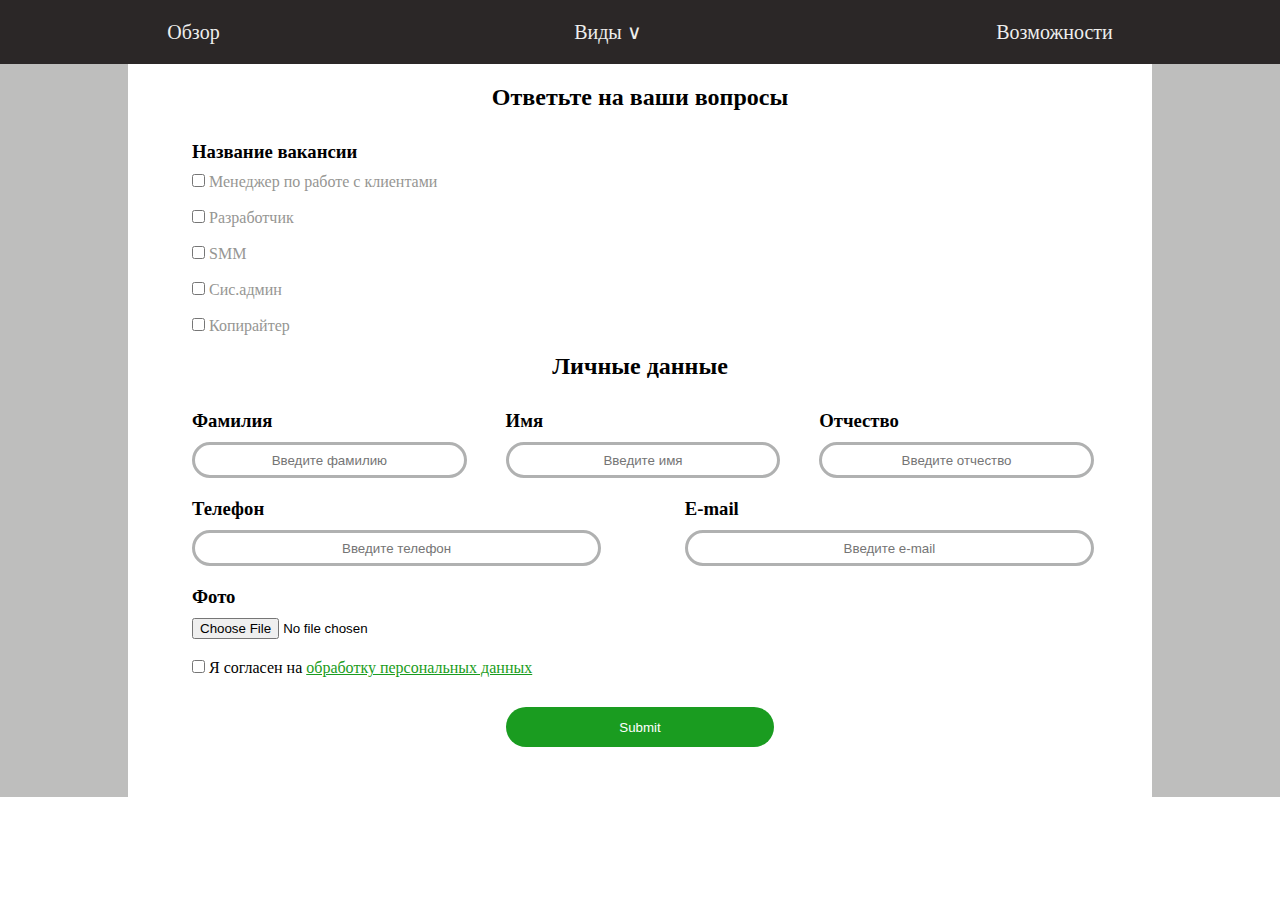
<file: otpravka/index.html>
<!DOCTYPE html>
<html lang="en">
<head>
    <meta charset="UTF-8">
    <meta name="viewport" content="width=device-width, initial-scale=1.0">
    <link rel="stylesheet" href="styles.css">
    <title>Надейкин Антон</title>
</head>
<body>
    <div class="header">
        <a href="">Обзор</a>
        <a href="">Виды ∨</a>
        <a href="">Возможности</a>
    </div>
    <div class="content1">
    <div class="content">
        <form action="otpravka/send.php" method="POST">
            <h2>Ответьте на ваши вопросы</h2>
            <h3>Название вакансии</h3>
            <div class="str0 form1">
                <label>
                        <input type="checkbox" name="languages[]" value="Менеджер">
                        Менеджер по работе с клиентами
                    </label>
                    <br><br>
                    <label>
                        <input type="checkbox" name="languages[]" value="Разработчик">
                        Разработчик
                    </label>
                    <br><br>
                    <label>
                        <input type="checkbox" name="languages[]" value="SMM">
                        SMM
                    </label>
                    <br><br>
                    <label>
                        <input type="checkbox" name="languages[]" value="Сис.админ">
                        Сис.админ
                    </label>
                    <br><br>
                    <label>
                        <input type="checkbox" name="languages[]" value="Копирайтер">
                        Копирайтер
                    </label>
                    <br><br>
                </div>
              <h2>Личные данные</h2>
              <div class="str1">
                    <div class="str11">    
                        <h3>Фамилия</h3>
                        <input type="text" name="secondname" placeholder="Введите фамилию">
                    </div> 
                    <div class="str12"> 
                        <h3>Имя</h3>
                        <input type="text" name="name" placeholder="Введите имя">
                    </div> 
                    <div class="str11"> 
                        <h3>Отчество</h3>
                        <input type="text" name="thirdname" placeholder="Введите отчество">
                    </div> 
                </div>
                <div class="str2">
                    <div class="str22">        
                        <h3>Телефон</h3>
                        <input type="tel" name="phone" placeholder="Введите телефон">
                    </div>
                    <div class="str23">
                        <h3>E-mail</h3>
                        <input type="email" name="email" placeholder="Введите e-mail">
                    </div>
                </div>
                <div class="str3">
                    <h3>Фото</h3>
                    <input type="file">
                </div>
                <label>
                    <input type="checkbox" name="approlal" value="copirater">
                    Я согласен на <a  class="checkbox" href="">обработку персональных данных</a>
                </label><br>
                <input type="submit" name='submit'class="btn" >
            </form>
    </div>
    </div>
</body>
</html>
</file>
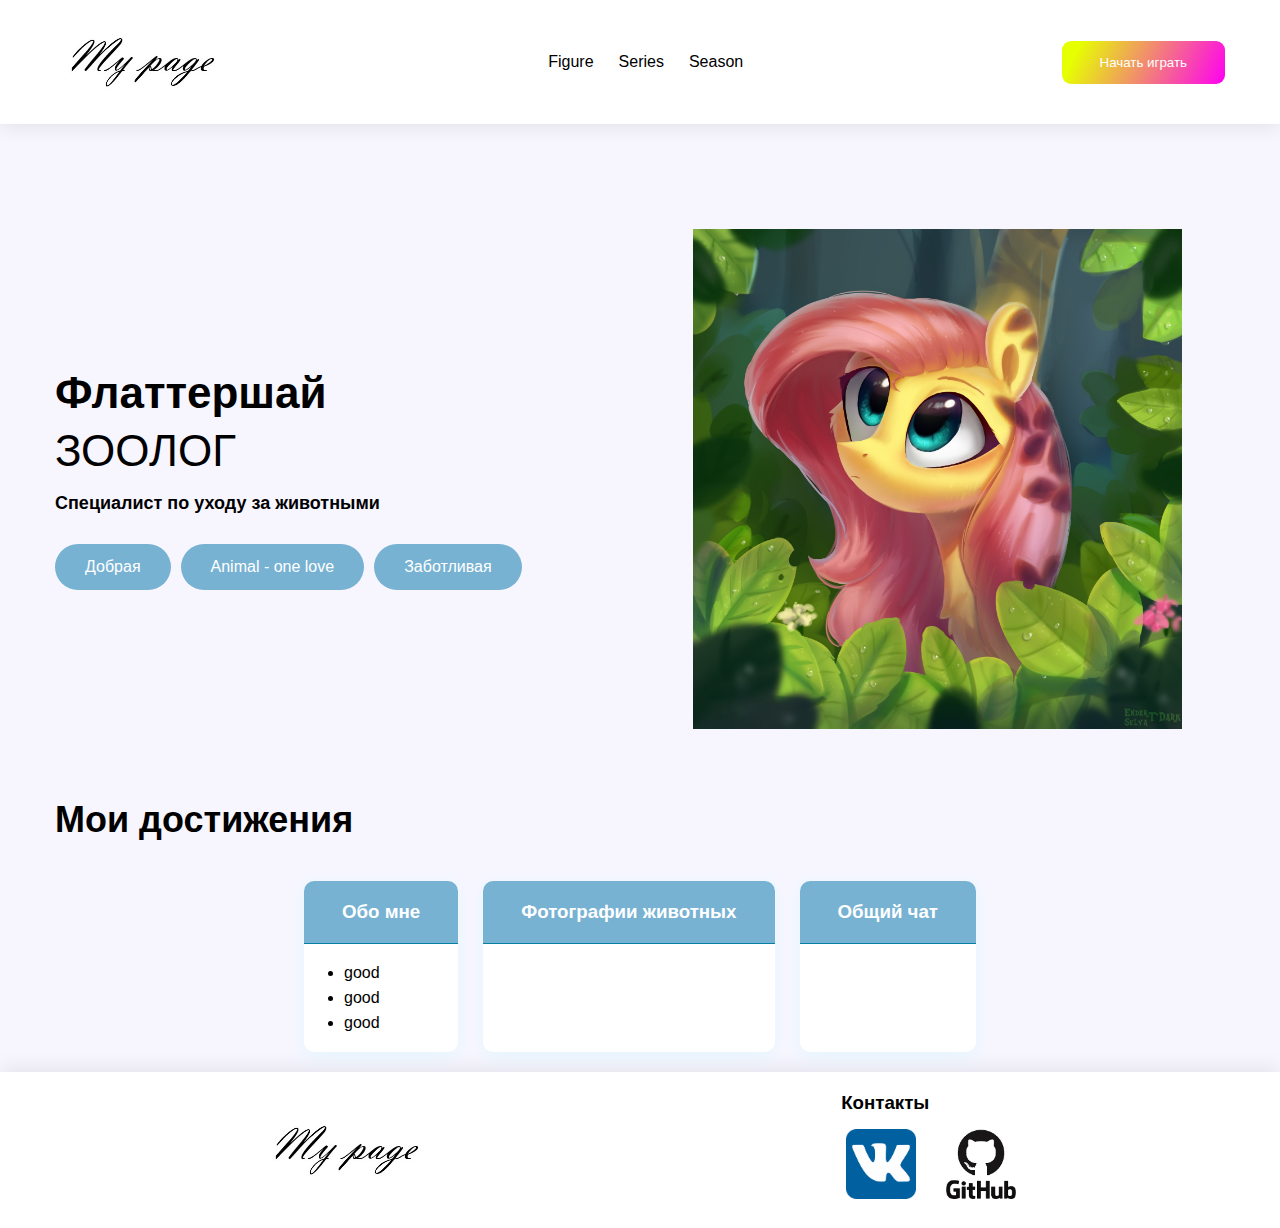
<file: landing-page/active.html>
<!DOCTYPE html>
<html lang="ru">
  <head>
    <meta charset="UTF-8" />
    <meta http-equiv="X-UA-Compatible" content="IE=edge" />
    <meta name="viewport" content="width=device-width, initial-scale=1.0" />
    <link rel="stylesheet" href="active.css" />
    <link rel="stylesheet" href="DO_NOT_TOUCH_THIS.css"/>
    <script src="script.js" defer></script>
    <title>My little pony</title>
  </head>
  <body>
    <header class="header">
      <div class="container header__container">
        <a href="#"
          ><img class="logo" src="images/my-page.jpg" alt="логотип"
        /></a>
        <nav class="nav-list">
          <ul class="navigation-list">
            <li class="nav-list__item"><a href="">Figure</a></li>
            <li class="nav-list__item"><a href="">Series</a></li>
            <li class="nav-list__item"><a href="">Season</a></li>
          </ul>
        </nav>
        <button class="button">Начать играть</button>
      </div>
    </header>
    <main>
      <section class="hero">
        <div class="container hero-container">
          <div class="hero-column">
            <h1 class="hero-title">
              Флаттершай<br/>
              <span class="hero-title--upper">Зоолог </span>
            </h1>
            <div class="hero-column"></div>
            <p class="hero-desc">Специалист по уходу за животными</p>
            <div class="hero-features">
              <p class="hero-feature">Добрая</p>
              <p class="hero-feature">Animal - one love</p>
              <p class="hero-feature">Заботливая</p>
            </div>
          </div>
          <div class="hero-column--img">
            <img class="hero-img" src="images/hero-img .jpg" alt="Аватар" />
          </div>
        </div>
      </section>
      <section class="advantages">
        <div class="container">
          <h2 class="adv-title">Мои достижения</h2>
          <div class="adv-container">
            <div class="advantage-card">
              <h3 class="advantage-card__title">Обо мне</h3>
              <ul class="advantage-card__list">
                <li class="advantage-card__list-item">good</li>
                <li class="advantage-card__list-item">good</li>
                <li class="advantage-card__list-item">good</li>
             
              </ul>
            </div>
            <div class="advantage-card">
              <h3 class="advantage-card__title">Фотографии животных</h3>
              
            </div>
            <div class="advantage-card">
              <h3 class="advantage-card__title">Общий чат</h3>
              
            </div>
          </div>
        </div>
      </section>
    </main>
    <footer class="footer">
      <div class="container footer-container">
        <div class="footer-item">
          <a href="#"
            ><img class="logo" src="images/my-page.jpg" alt="логотип"
          /></a>
        </div>
        <div class="footer-item">
          <h3 class="foooter-title">Контакты</h3>
          <ul class="footer-list">
            <li>
              <a href="https://vk.com/id451508889"
                ><img src="images/VK.png" alt="сслыка на VK" class="logo"
              /></a>
            </li>
            <li>
              <a href="https://github.com/baronflash"
                ><img
                  src="images/GitHub.png"
                  alt="ссылка на GitHub"
                  class="logo"
              /></a>
            </li>
          </ul>
        </div>
      </div>
    </footer>
  </body>
</html>
</file>
<file: otpravka/styles.css>
*{
    margin: 0;
    padding: 0;
}
.header{
    width: 100%;
    padding: 20px 0 20px 0;
    background-color: rgb(43, 39, 39);
    display: flex;
    align-items: center;
    justify-content: space-around;
    text-align: center;
    gap:20px

}
.header a{
    text-decoration: none;
    color: rgb(238, 238, 237);
    font-size: 20px;
}
.content1{
    width: 100%;
    background-color: rgb(190, 190, 189);
    padding: 0 10% 0 10%;
}
.content{
    width: 70%;
    background-color: rgb(255, 255, 255);
    padding: 20px 5% 20px 5%;
}
.content h2{
    text-align: center;
    margin-bottom: 30px;
}
.content h3{margin-bottom: 10px;}
.form1{color: rgb(150, 150, 147)}
.str1, .str2{
    width: 100%;
    display: flex;
    margin-bottom: 20px;
}
.str11, .str12{
    width: 30%;

}
.str11 input , .str12 input, .str22 input , .str23 input  {
    width: 100%;
    border-radius: 20px ;
    border: solid 3px rgb(176, 177, 177);
    height: 30px;
    text-align: center;
}
.str12{margin: 0 5% 0 5%;}
.str22, .str23{
    width: 45%;
}
.str23{margin-left: 10%;}
.checkbox{ 
    color: rgb(26, 156, 32);   
}
.btn{
    width: 30%;
    height: 40px;
    border-radius: 20px;
    border: none;
    background-color: rgb(26, 156, 32);
    color: white;
    margin: 30px 35% 30px 35%;
}


.str3{
    margin: 20px 0;
}
</file>
<file: landing-page/active.css>
* {
  padding: 0;
  margin: 0;
}

body {
  font-family: Arial, Helvetica, sans-serif;
  background: #f7f6ff;
}

.container {
  max-width: 1170px;
  margin: 0 auto;
  padding: 20px;
}

.header {
  box-shadow: 0px 4px 18px rgba(0, 0, 0, 0.08);
  background-color: white;
  margin-bottom: 85px;
}

.header__container {
  display: flex;
  justify-content: space-between;
  align-items: center;
}

.logo {
  margin: 5px;
  max-height: 70px;
}

.nav-list {
  display: flex;
}

.navigation-list {
  display: flex;
  justify-content: space-between;
  gap: 25px;
  list-style-type: none;
  align-items: center;
}

.nav-list__item {
  font-weight: 500;
  font-size: 16px;
  line-height: 26px;
}

.button {
  max-height: 100px;
  padding: 14px 38px;
  border-radius: 9px;
  border: none;
  color: #fff;
  background: linear-gradient(115.11deg, rgb(230, 255, 1) 10.12%, rgb(255, 0, 242) 100.01%);
  transition: all 0.3s ease 0s;
  box-shadow: 0 3px 10px #fff;
}

.button:hover {
    box-shadow: 0 15px 15px #000;
    cursor: pointer;
}

.hero-container {
  display: grid;
  gap: 20px;
  align-items: center;
  grid-template-columns: 1fr 1fr;
  margin-bottom: 30px;
}

.hero-img {
  max-width: 100%;
  max-height: 500px;
}

.hero-column--img {
  display: flex;
  justify-content: center;
  align-items: center;
}

.hero-title {
  font-size: 44px;
  margin-bottom: 10px;
}

.hero-title--upper {
  text-transform: uppercase;
  font-weight: 500;
  line-height: 65px;
}

.hero-desc {
  font-size: 18px;
  font-weight: 600;
  margin-bottom: 30px;
}

.hero-features {
  display: flex;
  flex-wrap: wrap;
  gap: 10px;
}
.hero-feature {
  background: #77b2d3;
  color: #fff;
  border-radius: 250px;
  padding: 14px 30px;
}

.adv-title {
  font-size: 36px;
  margin-bottom: 40px;
}

.adv-container {
  display: flex;
  flex-wrap: wrap;
  gap: 25px;
  justify-content: center;
}

.advantage-card {
  max-width: 300px;
  border-radius: 10px; 
  background-color: #fff;
  box-shadow: 0px 4px 18px rgba(0, 255, 242, 0.08);
}
.advantage-card__title {
  text-align: center;
  padding: 20px 38px;
  background: #77B2D3;
  color: #fff;
  border-radius: 10px 10px 0 0;
  border-bottom: 1px solid rgb(4, 129, 160);
}
.advantage-card__list {
  padding: 20px 0 20px 40px;
}

.footer{
  background-color: #fff;
  box-shadow: 0px -4px 18px rgba(0, 0, 0, 0.08);
}

.footer-container{
  display: flex;
  justify-content: space-around;
  align-items: center;
}

.footer-list{
  list-style-type: none;
  display: flex;
  gap: 20px;
}
</file>
<file: landing-page/DO_NOT_TOUCH_THIS.css>
.nav-list a {
    text-decoration: none;
    color: black;
  }
  
.button:hover {
    box-shadow: 0 7px 7px #fff;
    cursor: pointer;
  }

  .nav-list__item a:hover {
    color: #0008;
  }

  .footer-item:last-of-type{
    display: flex;
    flex-direction: column;
    gap: 10px;
  }
  
.advantage-card__list-item:not(:last-child) {
    margin-bottom: 7px;
  }

  @media (max-width: 768px) {
    .nav-list {
      display: none;
    }
  
    .header__container {
      padding: 0 20px;
    }
  
    .hero-container {
      grid-template-columns: 1fr;
      margin-bottom: 30px;
    }
  
    .hero-column--img {
      order: -1;
    }
  
    .header {
      margin-bottom: 30px;
    }
  
    .button {
      padding: 10px 19px;
    }
  
    .hero-title {
      font-size: 36px;
      line-height: 30px;
    }
  
    .adv-container{
      display: grid;
      grid-template-columns: 1fr 1fr;
    }
  }
  
  @media (max-width: 420px) {
    .hero-title {
      font-size: 30px;
    }
  
    .hero-desc {
      font-size: 15px;
    }
  
    .adv-container{
      display: grid;
      grid-template-columns: 1fr;
    }
  }
  
  @media (max-width: 367px) {
    .button {
      padding: 7px 12px;
    }
  }
</file>
